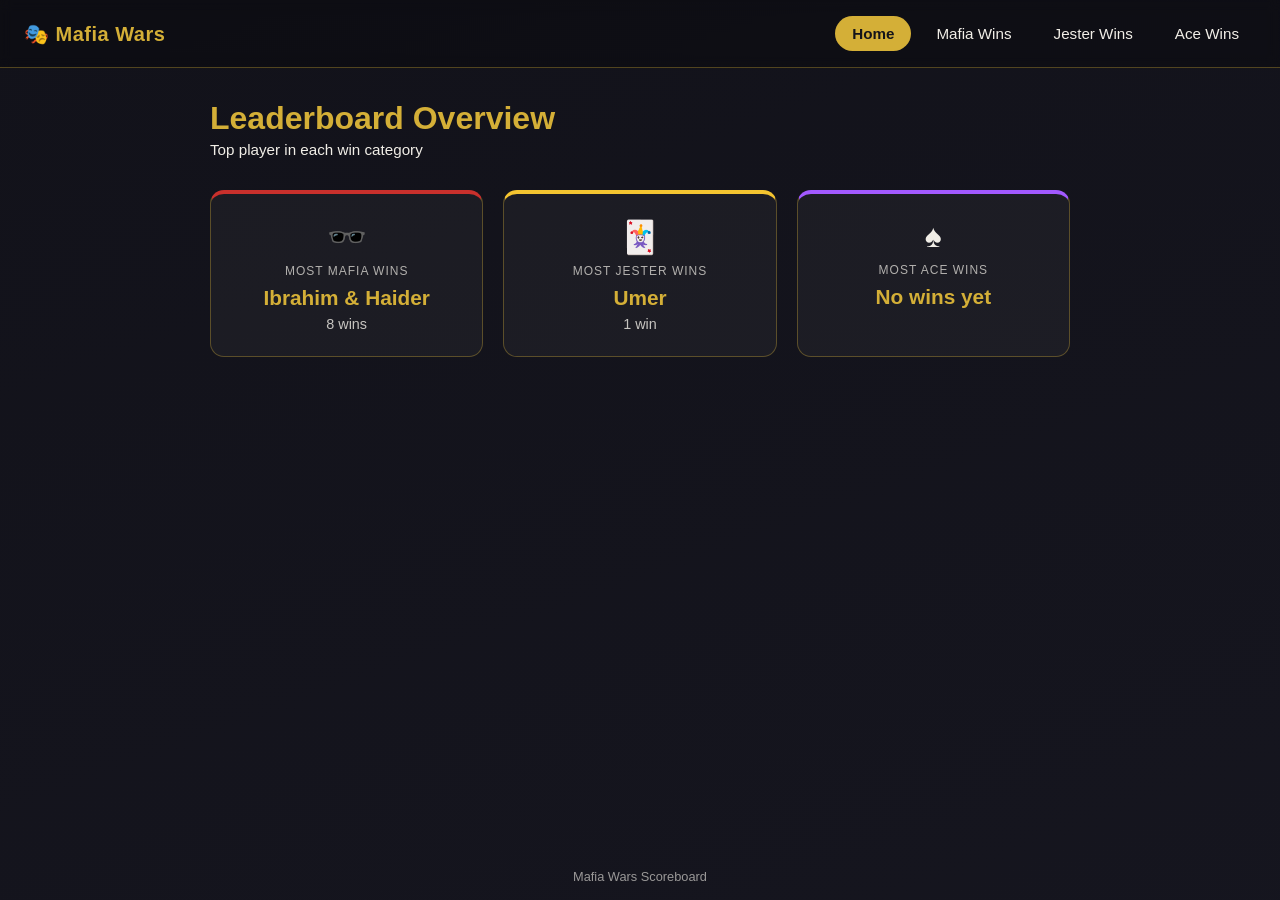
<file: index.html>
<!DOCTYPE html>
<html lang="en">
<head>
<meta charset="UTF-8">
<meta name="viewport" content="width=device-width, initial-scale=1.0">
<title>Mafia Wars — Home</title>
<link rel="stylesheet" href="css/style.css">
<!-- Meta Pixel Code -->
<script>
!function(f,b,e,v,n,t,s)
{if(f.fbq)return;n=f.fbq=function(){n.callMethod?
n.callMethod.apply(n,arguments):n.queue.push(arguments)};
if(!f._fbq)f._fbq=n;n.push=n;n.loaded=!0;n.version='2.0';
n.queue=[];t=b.createElement(e);t.async=!0;
t.src=v;s=b.getElementsByTagName(e)[0];
s.parentNode.insertBefore(t,s)}(window, document,'script',
'https://connect.facebook.net/en_US/fbevents.js');
fbq('init', '2819302518426486');
fbq('track', 'PageView');
</script>
<noscript><img height="1" width="1" style="display:none"
src="https://www.facebook.com/tr?id=2819302518426486&ev=PageView&noscript=1"
/></noscript>
<!-- End Meta Pixel Code -->
</head>
<body class="theme-home">

  <nav class="navbar">
    <div class="brand">🎭 Mafia Wars</div>
    <ul class="nav-links">
      <li><a class="nav-link" href="index.html">Home</a></li>
      <li><a class="nav-link" href="mafia.html">Mafia Wins</a></li>
      <li><a class="nav-link" href="jester.html">Jester Wins</a></li>
      <li><a class="nav-link" href="ace.html">Ace Wins</a></li>
    </ul>
  </nav>

  <main>
    <h1 class="page-title">Leaderboard Overview</h1>
    <p class="page-subtitle">Top player in each win category</p>

    <div class="summary-grid">
      <div class="summary-card mafia-card">
        <div class="icon">🕶️</div>
        <div class="label">Most Mafia Wins</div>
        <div class="leader-name" id="mafia-leader">—</div>
        <div class="leader-score" id="mafia-leader-score"></div>
      </div>

      <div class="summary-card jester-card">
        <div class="icon">🃏</div>
        <div class="label">Most Jester Wins</div>
        <div class="leader-name" id="jester-leader">—</div>
        <div class="leader-score" id="jester-leader-score"></div>
      </div>

      <div class="summary-card ace-card">
        <div class="icon">♠️</div>
        <div class="label">Most Ace Wins</div>
        <div class="leader-name" id="ace-leader">—</div>
        <div class="leader-score" id="ace-leader-score"></div>
      </div>
    </div>
  </main>

  <footer>Mafia Wars Scoreboard</footer>

  <script src="js/data.js"></script>
  <script src="js/app.js"></script>
  <script>renderHomeSummary();</script>
</body>
</html>
</file>
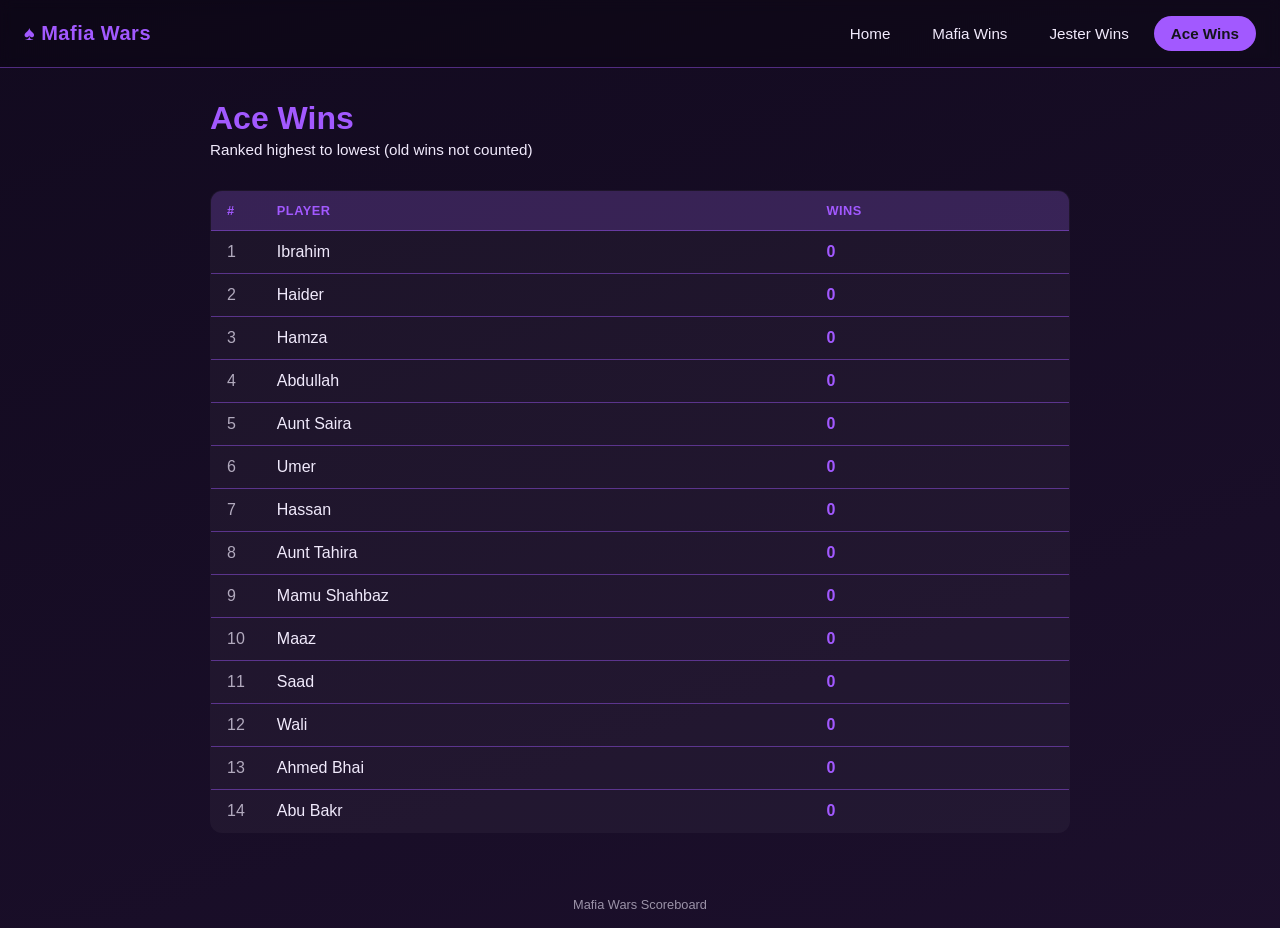
<file: ace.html>
<!DOCTYPE html>
<html lang="en">
<head>
<meta charset="UTF-8">
<meta name="viewport" content="width=device-width, initial-scale=1.0">
<title>Mafia Wars — Ace Wins</title>
<link rel="stylesheet" href="css/style.css">
</head>
<body class="theme-ace">

  <nav class="navbar">
    <div class="brand">♠️ Mafia Wars</div>
    <ul class="nav-links">
      <li><a class="nav-link" href="index.html">Home</a></li>
      <li><a class="nav-link" href="mafia.html">Mafia Wins</a></li>
      <li><a class="nav-link" href="jester.html">Jester Wins</a></li>
      <li><a class="nav-link" href="ace.html">Ace Wins</a></li>
    </ul>
  </nav>

  <main>
    <h1 class="page-title">Ace Wins</h1>
    <p class="page-subtitle">Ranked highest to lowest (old wins not counted)</p>
    <div id="ace-table"></div>
  </main>

  <footer>Mafia Wars Scoreboard</footer>

  <script src="js/data.js"></script>
  <script src="js/app.js"></script>
  <script>renderTable("ace-table", "ace");</script>
</body>
</html>
</file>
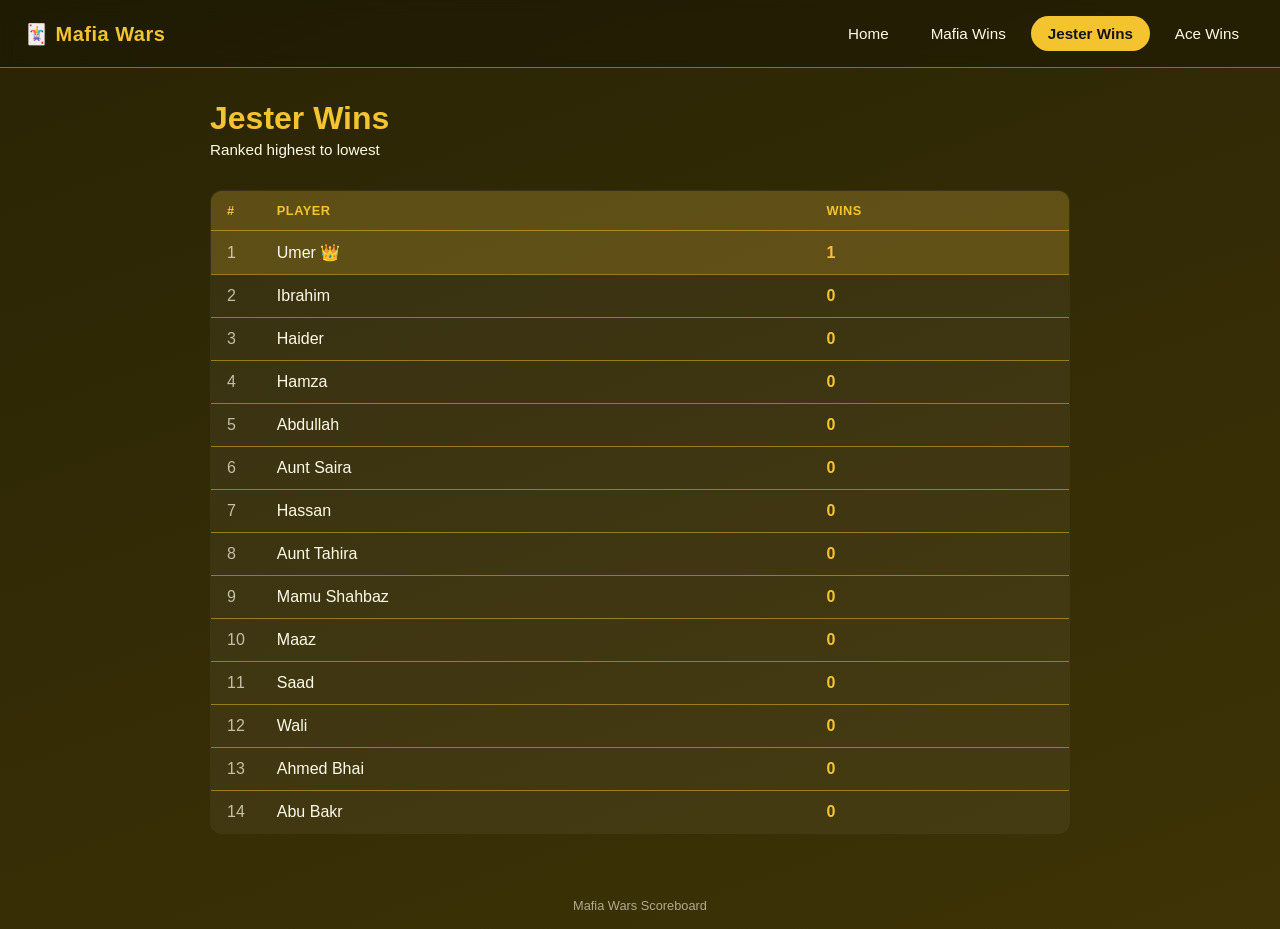
<file: jester.html>
<!DOCTYPE html>
<html lang="en">
<head>
<meta charset="UTF-8">
<meta name="viewport" content="width=device-width, initial-scale=1.0">
<title>Mafia Wars — Jester Wins</title>
<link rel="stylesheet" href="css/style.css">
</head>
<body class="theme-jester">

  <nav class="navbar">
    <div class="brand">🃏 Mafia Wars</div>
    <ul class="nav-links">
      <li><a class="nav-link" href="index.html">Home</a></li>
      <li><a class="nav-link" href="mafia.html">Mafia Wins</a></li>
      <li><a class="nav-link" href="jester.html">Jester Wins</a></li>
      <li><a class="nav-link" href="ace.html">Ace Wins</a></li>
    </ul>
  </nav>

  <main>
    <h1 class="page-title">Jester Wins</h1>
    <p class="page-subtitle">Ranked highest to lowest</p>
    <div id="jester-table"></div>
  </main>

  <footer>Mafia Wars Scoreboard</footer>

  <script src="js/data.js"></script>
  <script src="js/app.js"></script>
  <script>renderTable("jester-table", "jester");</script>
</body>
</html>
</file>
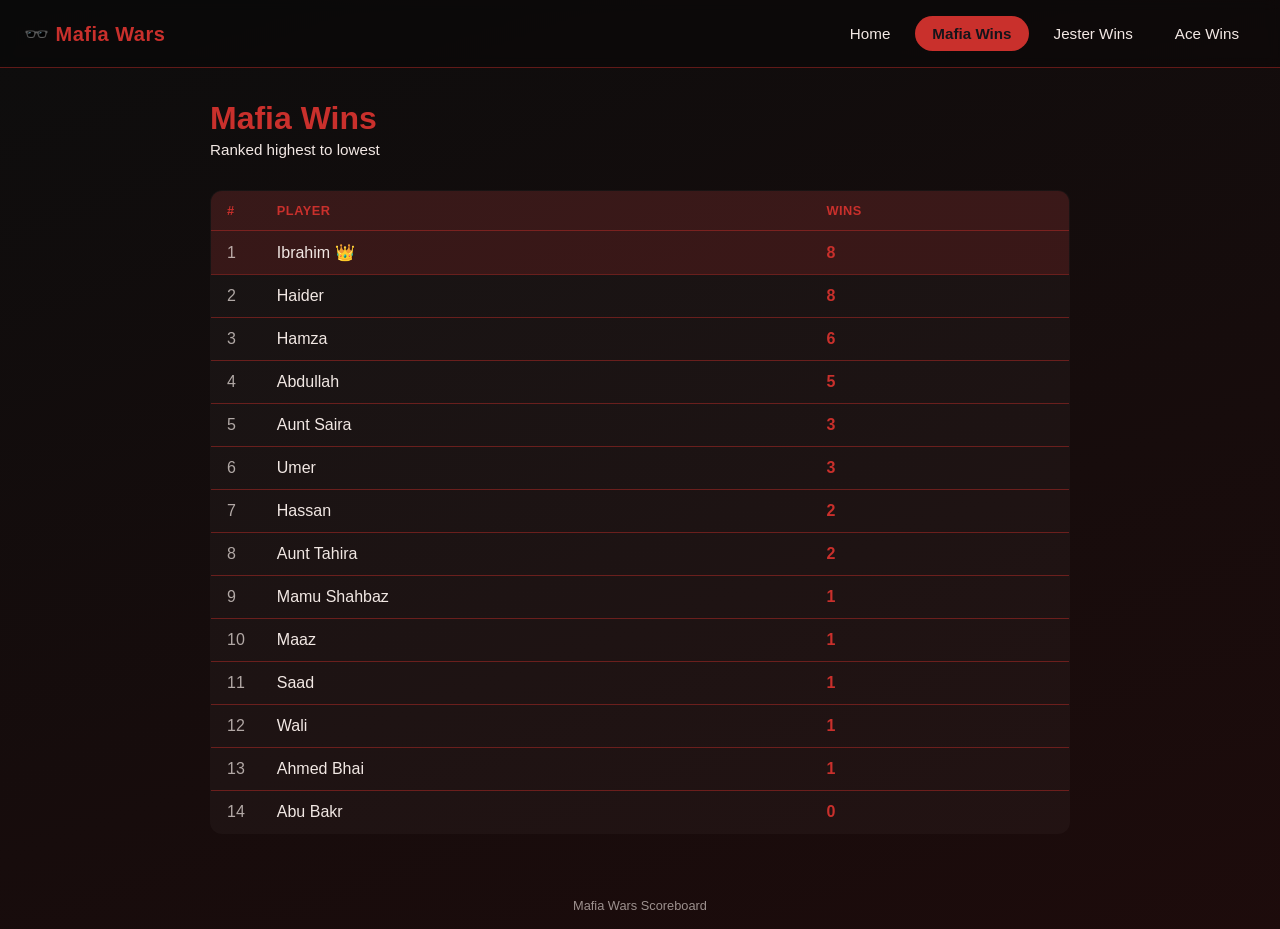
<file: mafia.html>
<!DOCTYPE html>
<html lang="en">
<head>
<meta charset="UTF-8">
<meta name="viewport" content="width=device-width, initial-scale=1.0">
<title>Mafia Wars — Mafia Wins</title>
<link rel="stylesheet" href="css/style.css">
</head>
<body class="theme-mafia">

  <nav class="navbar">
    <div class="brand">🕶️ Mafia Wars</div>
    <ul class="nav-links">
      <li><a class="nav-link" href="index.html">Home</a></li>
      <li><a class="nav-link" href="mafia.html">Mafia Wins</a></li>
      <li><a class="nav-link" href="jester.html">Jester Wins</a></li>
      <li><a class="nav-link" href="ace.html">Ace Wins</a></li>
    </ul>
  </nav>

  <main>
    <h1 class="page-title">Mafia Wins</h1>
    <p class="page-subtitle">Ranked highest to lowest</p>
    <div id="mafia-table"></div>
  </main>

  <footer>Mafia Wars Scoreboard</footer>

  <script src="js/data.js"></script>
  <script src="js/app.js"></script>
  <script>renderTable("mafia-table", "mafia");</script>
</body>
</html>
</file>
<file: css/style.css>
/* =========================================
   BASE / RESET
   ========================================= */
* {
  box-sizing: border-box;
  margin: 0;
  padding: 0;
}

html {
  min-height: 100%;
}

body {
  font-family: 'Segoe UI', Tahoma, Geneva, Verdana, sans-serif;
  /* min-height (not height) lets the box grow with content, so the
     background always fills the whole page instead of cutting off
     at one screen height. */
  min-height: 100vh;
  min-height: 100dvh;
  display: flex;
  flex-direction: column;
  color: var(--text-color);
  background: var(--bg-gradient);
  background-size: 300% 300%;
  animation: gradientDrift 18s ease infinite;
}

/* Slow, subtle background motion — the gradient itself gently drifts */
@keyframes gradientDrift {
  0%   { background-position: 0% 50%; }
  50%  { background-position: 100% 50%; }
  100% { background-position: 0% 50%; }
}

@media (prefers-reduced-motion: reduce) {
  *, *::before, *::after {
    animation-duration: 0.01ms !important;
    animation-iteration-count: 1 !important;
    transition-duration: 0.01ms !important;
  }
  body {
    animation: none;
  }
}

/* =========================================
   THEME VARIABLES
   Each page's <body> gets a theme-* class in HTML.
   Change colors here to re-theme the whole site.
   ========================================= */

/* Home — neutral dark, ties the whole game together */
body.theme-home {
  --bg-gradient: linear-gradient(160deg, #12121a 0%, #1c1c28 100%);
  --text-color: #f1eee7;
  --accent: #d4af37;
  --accent-soft: rgba(212, 175, 55, 0.15);
  --card-bg: rgba(255, 255, 255, 0.04);
  --card-border: rgba(212, 175, 55, 0.35);
}

/* Mafia — blackish / reddish, moody underworld feel */
body.theme-mafia {
  --bg-gradient: linear-gradient(160deg, #0d0d0d 0%, #2a0a0a 60%, #3a0d0d 100%);
  --text-color: #f2e8e4;
  --accent: #c9302c;
  --accent-soft: rgba(201, 48, 44, 0.18);
  --card-bg: rgba(255, 255, 255, 0.03);
  --card-border: rgba(201, 48, 44, 0.45);
}

/* Jester — bright, unpredictable yellow */
body.theme-jester {
  --bg-gradient: linear-gradient(160deg, #2a2405 0%, #4d3f07 60%, #6b5a0a 100%);
  --text-color: #fffbe8;
  --accent: #f4c430;
  --accent-soft: rgba(244, 196, 48, 0.2);
  --card-bg: rgba(255, 255, 255, 0.05);
  --card-border: rgba(244, 196, 48, 0.5);
}

/* Ace — mysterious purple */
body.theme-ace {
  --bg-gradient: linear-gradient(160deg, #120a1f 0%, #241436 60%, #341a4d 100%);
  --text-color: #f1eafc;
  --accent: #a259ff;
  --accent-soft: rgba(162, 89, 255, 0.2);
  --card-bg: rgba(255, 255, 255, 0.04);
  --card-border: rgba(162, 89, 255, 0.45);
}

/* =========================================
   NAVIGATION
   ========================================= */
.navbar {
  display: flex;
  justify-content: space-between;
  align-items: center;
  flex-wrap: wrap;
  gap: 0.75rem;
  padding: 1rem 1.5rem;
  background: rgba(0, 0, 0, 0.25);
  border-bottom: 1px solid var(--card-border);
  position: sticky;
  top: 0;
  z-index: 10;
  backdrop-filter: blur(6px);
}

.navbar .brand {
  font-size: 1.25rem;
  font-weight: 700;
  color: var(--accent);
  letter-spacing: 0.5px;
  display: inline-block;
  animation: fadeInDown 0.6s ease both;
}

.nav-links {
  display: flex;
  gap: 0.5rem;
  flex-wrap: wrap;
  list-style: none;
}

.nav-links li {
  animation: fadeInDown 0.6s ease both;
}

.nav-links li:nth-child(1) { animation-delay: 0.05s; }
.nav-links li:nth-child(2) { animation-delay: 0.12s; }
.nav-links li:nth-child(3) { animation-delay: 0.19s; }
.nav-links li:nth-child(4) { animation-delay: 0.26s; }

.nav-link {
  position: relative;
  text-decoration: none;
  color: var(--text-color);
  padding: 0.5rem 1rem;
  border-radius: 999px;
  border: 1px solid transparent;
  font-size: 0.95rem;
  display: inline-block;
  transition: transform 0.2s ease, border-color 0.2s ease, background 0.2s ease, box-shadow 0.2s ease;
}

.nav-link:hover {
  border-color: var(--accent);
  background: var(--accent-soft);
  transform: translateY(-2px);
  box-shadow: 0 4px 12px var(--accent-soft);
}

.nav-link:active {
  transform: translateY(0);
}

.nav-link.active {
  background: var(--accent);
  color: #14141a;
  font-weight: 600;
  animation: fadeInDown 0.6s ease both, pulseGlow 2.4s ease-in-out 0.6s infinite;
}

@keyframes fadeInDown {
  from { opacity: 0; transform: translateY(-10px); }
  to   { opacity: 1; transform: translateY(0); }
}

@keyframes pulseGlow {
  0%, 100% { box-shadow: 0 0 0 0 var(--accent-soft); }
  50%      { box-shadow: 0 0 0 6px transparent; }
}

/* =========================================
   LAYOUT
   ========================================= */
main {
  flex: 1;
  width: 100%;
  max-width: 900px;
  margin: 0 auto;
  padding: 2rem 1.25rem 3rem;
}

.page-title {
  font-size: 2rem;
  margin-bottom: 0.25rem;
  color: var(--accent);
  animation: fadeInUp 0.7s ease both;
}

.page-subtitle {
  opacity: 0.75;
  margin-bottom: 2rem;
  font-size: 0.95rem;
  animation: fadeInUp 0.7s ease 0.1s both;
}

@keyframes fadeInUp {
  from { opacity: 0; transform: translateY(16px); }
  to   { opacity: 1; transform: translateY(0); }
}

footer {
  text-align: center;
  padding: 1rem;
  font-size: 0.8rem;
  opacity: 0.6;
}

/* =========================================
   HOME PAGE SUMMARY CARDS
   ========================================= */
.summary-grid {
  display: grid;
  grid-template-columns: repeat(3, 1fr);
  gap: 1.25rem;
}

.summary-card {
  background: var(--card-bg);
  border: 1px solid var(--card-border);
  border-radius: 14px;
  padding: 1.5rem 1.25rem;
  text-align: center;
  transition: transform 0.25s ease, box-shadow 0.25s ease, border-color 0.25s ease;
  animation: fadeInUp 0.7s ease both;
}

.summary-card:nth-child(1) { animation-delay: 0.15s; }
.summary-card:nth-child(2) { animation-delay: 0.25s; }
.summary-card:nth-child(3) { animation-delay: 0.35s; }

.summary-card:hover {
  transform: translateY(-6px) scale(1.02);
  border-color: var(--accent);
  box-shadow: 0 12px 28px var(--accent-soft);
}

.summary-card .icon {
  transition: transform 0.3s ease;
}

.summary-card:hover .icon {
  transform: scale(1.2) rotate(-4deg);
}

.summary-card .icon {
  font-size: 2rem;
  margin-bottom: 0.5rem;
}

.summary-card .label {
  text-transform: uppercase;
  letter-spacing: 1px;
  font-size: 0.75rem;
  opacity: 0.7;
  margin-bottom: 0.5rem;
}

.summary-card .leader-name {
  font-size: 1.3rem;
  font-weight: 700;
  color: var(--accent);
  word-break: break-word;
}

.summary-card .leader-score {
  margin-top: 0.35rem;
  font-size: 0.9rem;
  opacity: 0.8;
}

.summary-card.mafia-card { border-top: 4px solid #c9302c; }
.summary-card.jester-card { border-top: 4px solid #f4c430; }
.summary-card.ace-card { border-top: 4px solid #a259ff; }

/* =========================================
   SCORE TABLES
   ========================================= */
.scores-table {
  width: 100%;
  border-collapse: collapse;
  background: var(--card-bg);
  border: 1px solid var(--card-border);
  border-radius: 12px;
  overflow: hidden;
  animation: fadeInUp 0.7s ease 0.2s both;
}

.scores-table thead {
  background: var(--accent-soft);
}

.scores-table th,
.scores-table td {
  padding: 0.75rem 1rem;
  text-align: left;
  border-bottom: 1px solid var(--card-border);
}

.scores-table th {
  font-size: 0.8rem;
  text-transform: uppercase;
  letter-spacing: 0.5px;
  color: var(--accent);
}

.scores-table tbody tr:last-child td {
  border-bottom: none;
}

.scores-table tbody tr {
  transition: background 0.2s ease, transform 0.2s ease;
  animation: rowFadeIn 0.5s ease both;
}

/* Stagger the first 15 rows; any beyond that just use the last delay */
.scores-table tbody tr:nth-child(1)  { animation-delay: 0.04s; }
.scores-table tbody tr:nth-child(2)  { animation-delay: 0.08s; }
.scores-table tbody tr:nth-child(3)  { animation-delay: 0.12s; }
.scores-table tbody tr:nth-child(4)  { animation-delay: 0.16s; }
.scores-table tbody tr:nth-child(5)  { animation-delay: 0.20s; }
.scores-table tbody tr:nth-child(6)  { animation-delay: 0.24s; }
.scores-table tbody tr:nth-child(7)  { animation-delay: 0.28s; }
.scores-table tbody tr:nth-child(8)  { animation-delay: 0.32s; }
.scores-table tbody tr:nth-child(9)  { animation-delay: 0.36s; }
.scores-table tbody tr:nth-child(10) { animation-delay: 0.40s; }
.scores-table tbody tr:nth-child(n+11) { animation-delay: 0.44s; }

@keyframes rowFadeIn {
  from { opacity: 0; transform: translateX(-8px); }
  to   { opacity: 1; transform: translateX(0); }
}

.scores-table tbody tr:hover {
  background: var(--accent-soft);
  transform: translateX(4px);
}

.scores-table .rank {
  width: 40px;
  opacity: 0.7;
}

.scores-table .score {
  font-weight: 700;
  color: var(--accent);
}

.top-row {
  background: var(--accent-soft);
}

.top-row .player-name::after {
  content: " 👑";
}

/* =========================================
   RESPONSIVE
   ========================================= */
@media (max-width: 640px) {
  .summary-grid {
    grid-template-columns: 1fr;
  }

  .navbar {
    flex-direction: column;
    align-items: flex-start;
  }

  .nav-links {
    width: 100%;
    justify-content: space-between;
  }

  .nav-link {
    flex: 1;
    text-align: center;
    padding: 0.5rem 0.5rem;
    font-size: 0.85rem;
  }

  .page-title {
    font-size: 1.6rem;
  }
}
</file>
